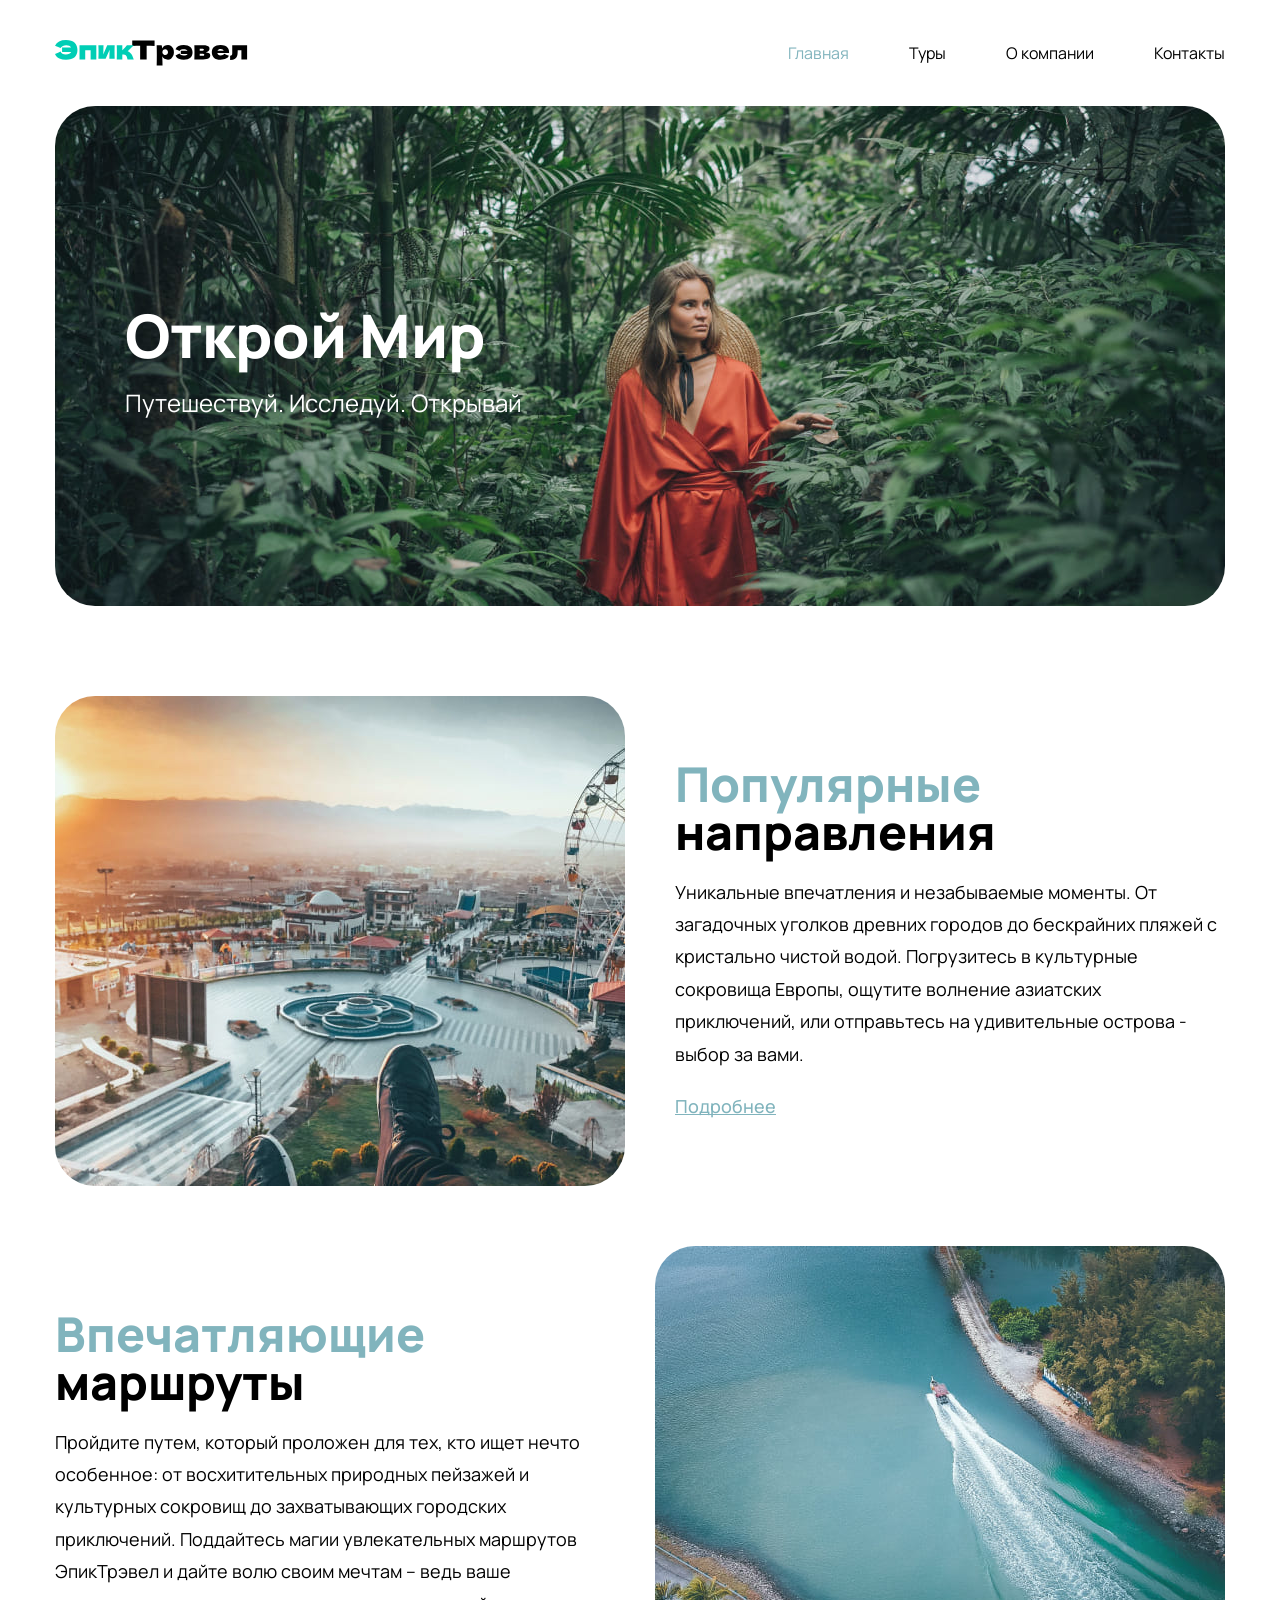
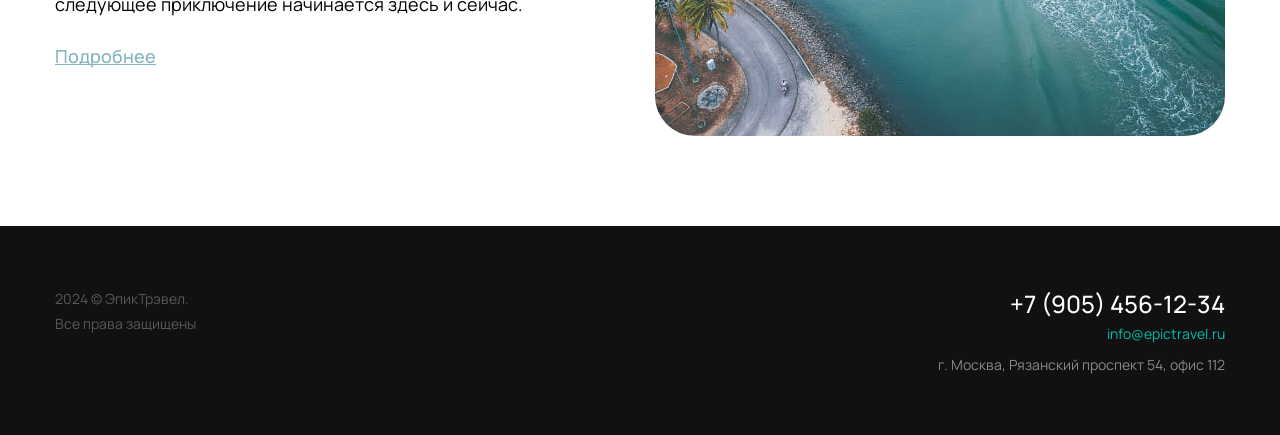
<file: index.html>
<!DOCTYPE html>
<html lang="ru">

<head>
    <meta charset="UTF-8">
    <meta name="viewport" content="width=device-width, initial-scale=1.0">
    <title>ЭпикТрэвел</title>
    <link rel="stylesheet" href="./css/reset.css">
    <link rel="stylesheet" href="./css/main.css">
    <link rel="stylesheet" href="./css/media-tablet.css">
    <link rel="stylesheet" href="./css/media-mobile.css">
    <link rel="icon" type="image/x-icon" href="./img/favicons/favicon.svg">
    <link rel="apple-touch-icon" sizes="180x180" href="./img/favicons/apple-touch-icon.png">
</head>

<body class="sticky-footer">
    <header class="header" id="header">
        <div class="container">

            <nav class="nav">
                <a href="index.html" class="logo">
                    <img src="./img/logo.svg" alt="ЭпикТрэвел">
                </a>

                <ul class="nav-list">
                    <li><a href="index.html" class="active">Главная</a></li>
                    <li><a href="tours.html">Туры</a></li>
                    <li><a href="about.html">О компании</a></li>
                    <li><a href="contacts.html">Контакты</a></li>
                </ul>

                <button class="btn-mobile-nav" id="btn-mobile-nav" type="button">
                    <img src="./img/icons/open-mobile-nav.svg" id="mobile-nav-img" alt="Open nav">
                </button>
            </nav>

        </div>
    </header>

    <section class="mobile-nav" id="mobile-nav">
        <h2 class="visually-hidden">Навигация</h2>
        <ul class="mobile-nav-list">
            <li><a href="index.html">Главная</a></li>
            <li><a href="tours.html">Туры</a></li>
            <li><a href="about.html">О компании</a></li>
            <li><a href="contacts.html">Контакты</a></li>
        </ul>
    </section>

    <main class="main-page">
        <div class="container">

            <section class="promo">
                <div class="promo-desc">
                    <h1 class="promo-title">Открой Мир</h1>
                    <p class="promo-text">Путешествуй. Исследуй. Открывай</p>
                </div>
            </section>

            <div class="main-content">
                <section class="content-row">
                    <div class="content-img">
                        <picture>
                            <source srcset="./img/main/img-01-mobile.jpg, ./img/main/img-01-mobile@2x.jpg 2x"
                                media="(max-width: 767px)">
                            <img src="./img/main/img-01.jpg" srcset="./img/main/img-01@2x.jpg 2x"
                                alt="Популярные направления">
                        </picture>
                    </div>
                    <div class="content-text">
                        <h2 class="title-1"><span>Популярные</span> направления</h2>
                        <p>Уникальные впечатления и незабываемые моменты. От загадочных уголков древних городов до
                            бескрайних пляжей с кристально
                            чистой водой. Погрузитесь в культурные сокровища Европы, ощутите волнение азиатских
                            приключений, или отправьтесь на
                            удивительные острова - выбор за вами.</p>
                        <p><a href="#!">Подробнее</a></p>
                    </div>
                </section>

                <section class="content-row content-row-reverse content-column-on-mobile">
                    <div class="content-img">
                        <picture>
                            <source srcset="./img/main/img-02-mobile.jpg, ./img/main/img-02-mobile@2x.jpg 2x"
                                media="(max-width: 767px)">
                            <img src="./img/main/img-02.jpg" srcset="./img/main/img-02@2x.jpg 2x"
                                alt="Впечатляющие маршруты">
                        </picture>
                    </div>
                    <div class="content-text">
                        <h2 class="title-1"><span>Впечатляющие</span> маршруты</h2>
                        <p>Пройдите путем, который проложен для тех, кто ищет нечто особенное: от восхитительных
                            природных пейзажей и культурных сокровищ до захватывающих городских приключений. Поддайтесь
                            магии увлекательных маршрутов ЭпикТрэвел и дайте волю своим мечтам – ведь ваше следующее
                            приключение начинается здесь и сейчас.</p>
                        <p><a href="#!">Подробнее</a></p>
                    </div>
                </section>
            </div>

        </div>
    </main>

    <footer class="footer">
        <div class="container">
            <div class="footer-row">
                <div class="footer-copyright">
                    <p>2024 © ЭпикТрэвел. <br class="desctop-only">Все права защищены</p>
                </div>

                <address class="footer-contacts">
                    <a href="tel:+79054561234" class="footer-phone">+7 (905) 456-12-34</a><br>
                    <a href="mailto:info@epictravel.ru" class="footer-email">info@epictravel.ru</a><br>
                    <p class="footer-address">г. Москва, Рязанский проспект 54, офис 112</p>
                </address>
            </div>
        </div>
    </footer>

    <script src="./js/main.js"></script>

</body>

</html>
</file>
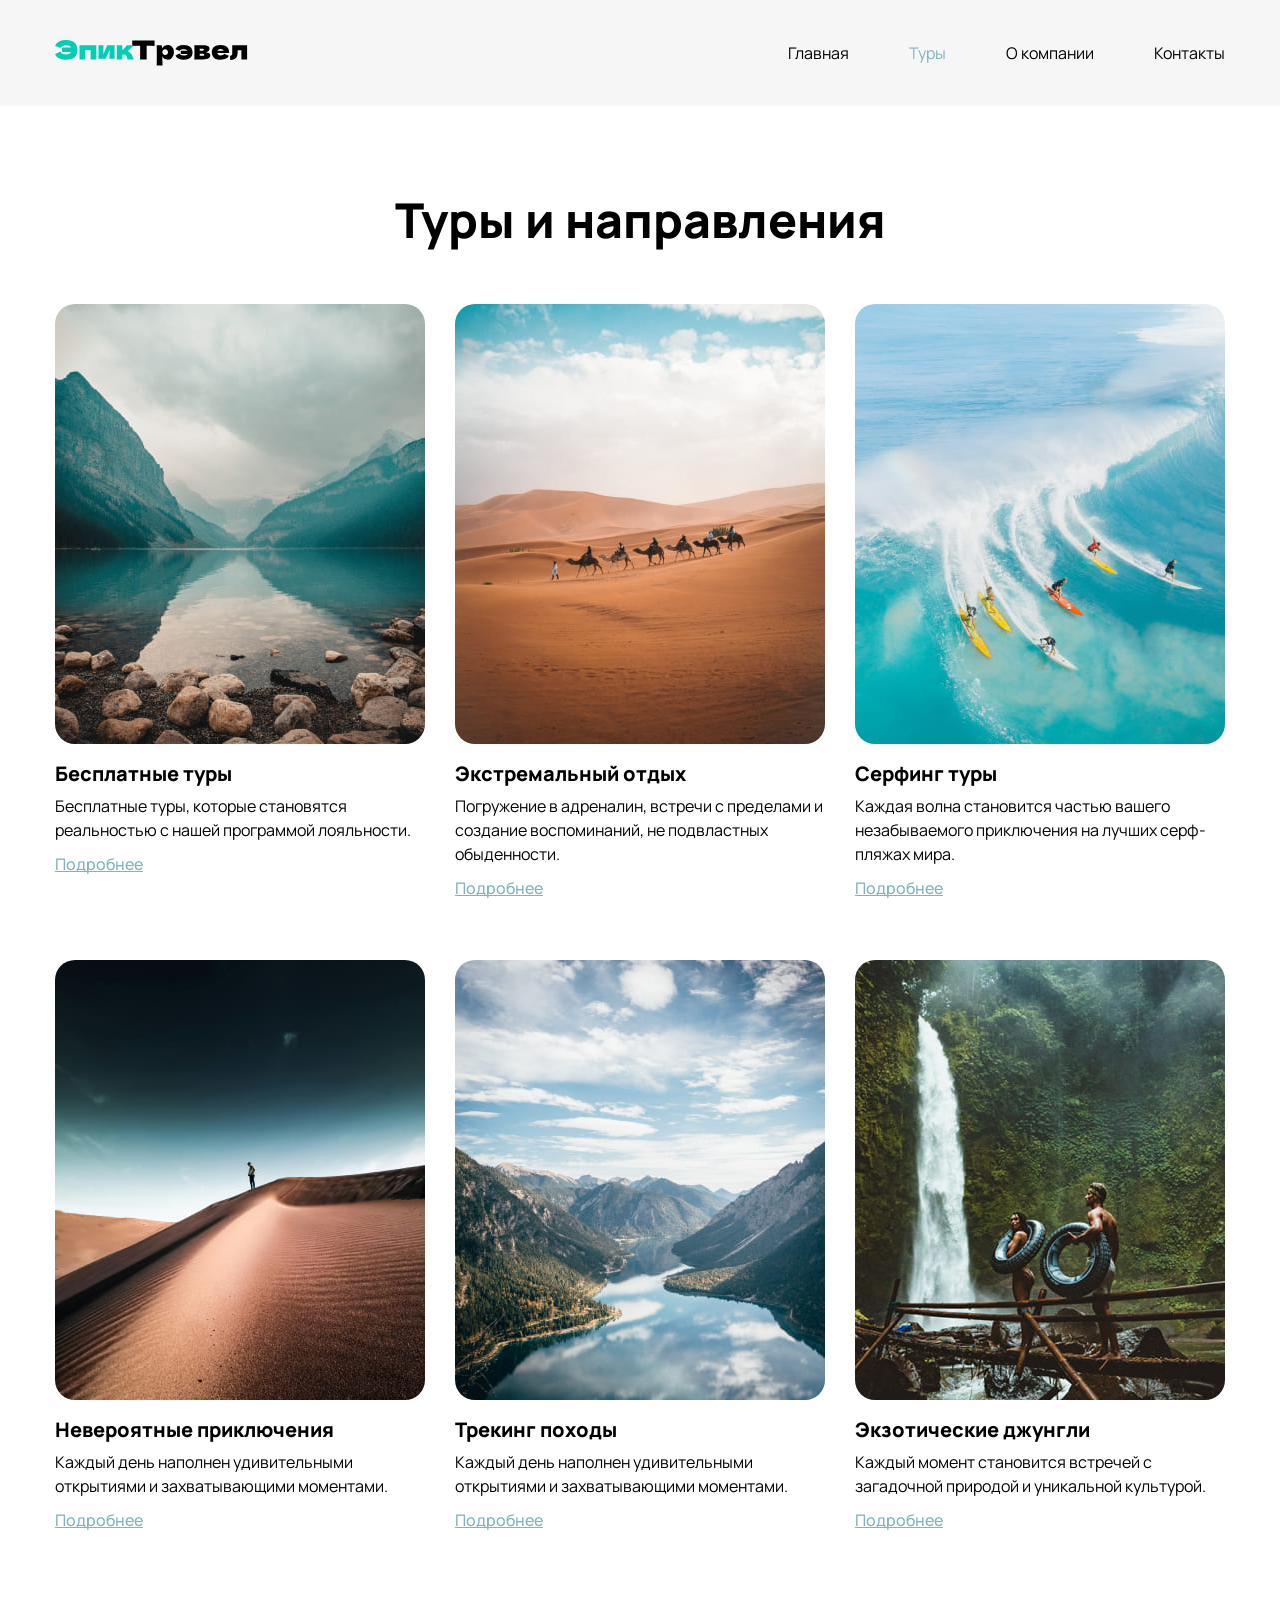
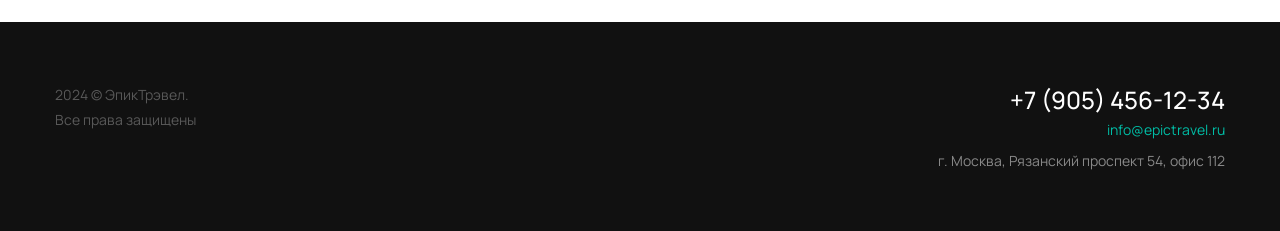
<file: tours.html>
<!DOCTYPE html>
<html lang="ru">
<head>
    <meta charset="UTF-8">
    <meta name="viewport" content="width=device-width, initial-scale=1.0">
    <title>Туры - ЭпикТравел</title>
    <link rel="stylesheet" href="./css/reset.css">
    <link rel="stylesheet" href="./css/main.css">
    <link rel="stylesheet" href="./css/media-tablet.css">
    <link rel="stylesheet" href="./css/media-mobile.css">
    <link rel="icon" type="image/x-icon" href="./img/favicons/favicon.svg">
    <link rel="apple-touch-icon" sizes="180x180" href="./img/favicons/apple-touch-icon.png">
</head>
<body class="sticky-footer">
    <header class="header header-bg" id="header">
        <div class="container">

            <nav class="nav">
                <a href="index.html">
                    <img src="./img/logo.svg" alt="ЭпикТрэвел">
                </a>

                <ul class="nav-list">
                    <li><a href="index.html">Главная</a></li>
                    <li><a href="tours.html" class="active">Туры</a></li>
                    <li><a href="about.html">О компании</a></li>
                    <li><a href="contacts.html">Контакты</a></li>
                </ul>

                <button class="btn-mobile-nav" id="btn-mobile-nav" type="button">
                    <img src="./img/icons/open-mobile-nav.svg" id="mobile-nav-img" alt="Open nav">
                </button>
            </nav>

        </div>
    </header>

    <section class="mobile-nav" id="mobile-nav">
        <h2 class="visually-hidden">Навигация</h2>
        <ul class="mobile-nav-list">
            <li><a href="index.html">Главная</a></li>
            <li><a href="tours.html">Туры</a></li>
            <li><a href="about.html">О компании</a></li>
            <li><a href="contacts.html">Контакты</a></li>
        </ul>
    </section>

    <main class="inner-page">
        <div class="container">
            <div class="inner-page-title-wrapper">
                <h1 class="title-1 text-center">Туры и направления</h1>
            </div>

            <div class="cards-wrapper">

                <article class="card">

                    <a href="#!" class="card-img">
                        <img src="./img/cards/01.jpg" srcset="./img/cards/01@2x.jpg 2x" alt="Бесплатные туры">
                    </a>

                    <div class="card-desc">
                        <h3 class="card-title">Бесплатные туры</h3>
                        <p>Бесплатные туры, которые становятся реальностью с нашей программой лояльности.</p>
                        <p><a href="#!">Подробнее</a></p>
                    </div>

                </article>

                <article class="card">
                
                    <a href="#!" class="card-img">
                        <img src="./img/cards/02.jpg" srcset="./img/cards/02@2x.jpg 2x" alt="Экстремальный отдых">
                    </a>
                
                    <div class="card-desc">
                        <h3 class="card-title">Экстремальный отдых</h3>
                        <p>Погружение в адреналин, встречи с пределами и создание воспоминаний, не подвластных обыденности.</p>
                        <p><a href="#!">Подробнее</a></p>
                    </div>
                
                </article>

                <article class="card">
                
                    <a href="#!" class="card-img">
                        <img src="./img/cards/03.jpg" srcset="./img/cards/03@2x.jpg 2x" alt="Серфинг туры">
                    </a>
                
                    <div class="card-desc">
                        <h3 class="card-title">Серфинг туры</h3>
                        <p>Каждая волна становится частью вашего незабываемого приключения на лучших серф-пляжах мира.</p>
                        <p><a href="#!">Подробнее</a></p>
                    </div>
                
                </article>

                <article class="card">
                
                    <a href="#!" class="card-img">
                        <img src="./img/cards/04.jpg" srcset="./img/cards/04@2x.jpg 2x" alt="Невероятные приключения">
                    </a>
                
                    <div class="card-desc">
                        <h3 class="card-title">Невероятные приключения</h3>
                        <p>Каждый день наполнен удивительными открытиями и захватывающими моментами.</p>
                        <p><a href="#!">Подробнее</a></p>
                    </div>
                
                </article>

                <article class="card">
                
                    <a href="#!" class="card-img">
                        <img src="./img/cards/05.jpg" srcset="./img/cards/05@2x.jpg 2x" alt="Трекинг походы">
                    </a>
                
                    <div class="card-desc">
                        <h3 class="card-title">Трекинг походы</h3>
                        <p>Каждый день наполнен удивительными открытиями и захватывающими моментами.</p>
                        <p><a href="#!">Подробнее</a></p>
                    </div>
                
                </article>

                <article class="card">
                
                    <a href="#!" class="card-img">
                        <img src="./img/cards/06.jpg" srcset="./img/cards/06@2x.jpg 2x" alt="Экзотические джунгли">
                    </a>
                
                    <div class="card-desc">
                        <h3 class="card-title">Экзотические джунгли</h3>
                        <p>Каждый момент становится встречей с загадочной природой и уникальной культурой.</p>
                        <p><a href="#!">Подробнее</a></p>
                    </div>
                
                </article>

            </div>
        </div>
    </main>

    <footer class="footer">
        <div class="container">
            <div class="footer-row">
                <div class="footer-copyright">
                    <p>2024 © ЭпикТрэвел. <br>Все права защищены</p>
                </div>

                <address class="footer-contacts">
                    <a href="tel:+79054561234" class="footer-phone">+7 (905) 456-12-34</a><br>
                    <a href="mailto:info@epictravel.ru" class="footer-email">info@epictravel.ru</a><br>
                    <p class="footer-address">г. Москва, Рязанский проспект 54, офис 112</p>
                </address>
            </div>
        </div>
    </footer>

    <script src="./js/main.js"></script>

</body>
</html>
</file>
<file: css/main.css>
@import url(https://fonts.googleapis.com/css?family=Manrope:regular,500,700,800);

body {
    font-family: 'Manrope', sans-serif;
}

.none {
    display: none !important;
}

.sticky-footer {
    min-height: 100vh;
    display: flex;
    flex-direction: column;

}

.container {
    width: 1200px;
    margin: 0 auto;
    padding: 0 15px;
}

.container.container-small {
    width: 1000px;
    margin: 0 auto;
    padding: 0 15px;
}

.title-1 {
    font-weight: 800;
    font-size: 48px;
    line-height: 1;
}

.title-1 span {
    color: #81b4bd;
}

.title-2 {
    font-weight: 700;
    font-size: 28px;
}

.title-3 {
    font-weight: 700;
    font-size: 20px;
}

.text-center {
    text-align: center;
}

.visually-hidden {
    clip: rect(0 0 0 0);
    clip-path: inset(50%);
    height: 1px;
    overflow: hidden;
    position: absolute;
    white-space: nowrap;
    width: 1px;
}

.no-scroll {
    overflow-y: hidden;
}

/* Header */

.header {
    position: relative;
    z-index: 19;
    padding: 40px 0;
}

.header-bg {
    background: #f6f6f6;
}

.header-white-bg {
    background: #fff !important;
}

/* Nav */

.logo {
    flex-shrink: 0;
}

.nav {
    display: flex;
    justify-content: space-between;
    align-items: center;
    gap: 30px;
}

.nav-list {
    display: flex;
    align-items: center;
    gap: 60px;
}

.nav-list a {
    color: #000;

    transition: color 0.2s ease-in;
}

.nav-list a.active {
    color: #81b4bd;
}

.nav-list a:hover {
    color: #00CEB5;
}

.btn-mobile-nav {
    display: none;
}

/* Mobile nav */

.mobile-nav {
    z-index: 9;
    position: fixed;
    left: 0;
    top: 0;
    width: 100%;
    height: 100vh;
    background-color: #f6f6f6;

    justify-content: center;
    align-items: center;

    display: none;
}

.mobile-nav.open {
    display: flex;
}

.mobile-nav-list {
    display: flex;
    flex-direction: column;
    align-items: center;
    gap: 30px;
}

.mobile-nav-list a {
    color: #000;
}

/* Main page */

/* Promo */

.promo {
    display: flex;
    align-items: center;
    padding-left: 70px;

    height: 500px;
    background-color: #394D42;
    background-image: url(./../img/promo/promo-bg.jpg);
    background-position: center;
    background-size: cover;
    border-radius: 40px;

    color: #fff;
}

@media (-webkit-device-pixel-ratio: 2),
(min-resolution: 192dpi) {
    .promo {
        background-image: url(./../img/promo/promo-bg@2x.jpg);
    }
}

.promo-title {
    font-weight: 800;
    font-size: 60px;
    margin-bottom: 10px;
}

.promo-text {
    font-weight: 400;
    font-size: 24px;
}

/* Main content */

.main-content {
    padding: 90px 0;
    display: flex;
    flex-direction: column;
    row-gap: 60px;
}

.content-row {
    display: flex;
    align-items: center;
    column-gap: 50px;
}

.content-row.content-row-reverse {
    flex-direction: row-reverse;
}

.content-img {
    flex-shrink: 0;
    overflow: hidden;
    border-radius: 40px;
}

.content-text {
    display: flex;
    flex-direction: column;
    row-gap: 20px;
}

.content-text p {
    font-weight: 400;
    font-size: 18px;
    line-height: 1.8;
}

.content-text a {
    font-weight: 500;
    font-size: 18px;
    text-decoration: underline;
    text-decoration-skip-ink: none;
    color: #81b4bd;
}

/* Inner page */

.inner-page {
    padding: 90px 0;
}

.inner-page-title-wrapper {
    margin-bottom: 60px;
}

/* Cards */

.cards-wrapper {
    display: flex;
    flex-wrap: wrap;
    gap: 60px 30px;
}

.card {
    width: 370px;
}

.card-img {
    display: block;
    margin-bottom: 20px;
    overflow: hidden;
    border-radius: 20px;
}

.card-desc {
    display: flex;
    flex-direction: column;
    gap: 10px;
}

.card-title {
    font-weight: 800;
    font-size: 20px;
    line-height: 1;
}

.card-desc p {
    font-size: 16px;
    line-height: 1.5;
}

.card-desc a {
    font-weight: 500;
    font-size: 16px;
    text-decoration: underline;
    text-decoration-skip-ink: none;
    color: #81b4bd;
}

/* Article */

.article-content p {
    font-weight: 400;
    font-size: 18px;
    line-height: 1.8;
}

.article-content p+p {
    margin-top: 30px;
}

.article-img {
    margin: 40px 0;
    border-radius: 20px;
    overflow: hidden;
}

/* Contacts */

.contacts-columns {
    display: flex;
    justify-content: space-between;
    align-items: flex-start;
    gap: 100px;
}

/* Form */

.form-wrapper {
    display: flex;
    flex-direction: column;
    gap: 20px;

    padding: 30px;
    width: 600px;

    background: #fff;
    border-radius: 10px;
    box-shadow: 0 5px 25px 0 rgba(211, 211, 211, 0.5);
}

.form-group {
    display: flex;
    flex-direction: column;
    gap: 10px;
}

.inputs-wrapper {
    display: flex;
    flex-wrap: wrap;
    gap: 10px;
}

.input {
    width: 100%;
    padding: 14px 20px;
    height: 50px;

    border: 1px solid #b5dee5;
    border-radius: 2px;
    background: #eff9fb;

    font-weight: 500;
    font-size: 16px;
    color: #36727d;
}

.input::placeholder {
    font-weight: 500;
    font-size: 16px;
    color: #9eccd4;
}

.input.input-50 {
    flex: 1;
}

.radio-list,
.checkbox-list {
    display: flex;
    flex-direction: column;
    gap: 20px;
}

.radio-list label,
.checkbox-list label {
    display: flex;
    align-items: center;
    gap: 15px;
}

.radio-list label input,
.checkbox-list label input {
    flex-shrink: 0;
}

.submit-btn {
    align-self: flex-start;

    padding: 12px 36px 13px;
    height: 50px;
    border-radius: 6px;
    background: #81b4bd;
    box-shadow: 0 8px 20px 0 rgba(129, 180, 189, 0.35);

    font-weight: 800;
    font-size: 18px;
    text-align: center;
    color: #fff;

    transition: all 0.2s ease-in;
}

.submit-btn:hover {
    opacity: 0.8;
}

.submit-btn:active {
    opacity: 1;
    background: #639098;
}

/* Custom radio buttons*/

.fake-radio {
    flex-shrink: 0;
    position: relative;

    width: 20px;
    height: 20px;

    border-radius: 20px;
    border-radius: 1px solid #B5DEE5;
    background: #EFF9FB;
}

.fake-radio::after {
    content: "";
    position: absolute;
    left: 50%;
    top: 50%;
    transform: translate(-50%, -50%) scale(0);

    width: 12px;
    height: 12px;
    border-radius: 12px;
    background-color: #37B6CC;

    transition: all 0.2s ease-in;
}

.real-radio:checked+.fake-radio::after {
    transform: translate(-50%, -50%) scale(1);
}

/* Custom checkboxes */

.fake-checkbox {
    position: relative;

    width: 20px;
    height: 20px;
    flex-shrink: 0;

    border: 1px solid #b5dee5;
    background: #eff9fb;
}

.fake-checkbox::after {
    content: "";

    position: absolute;
    left: 50%;
    top: 50%;
    transform: translate(-50%, -50%) scale(0);
    transition: all 0.2s ease-in;

    width: 14px;
    height: 10px;

    background-image: url(./../img/icons/tick.svg);
    background-repeat: no-repeat;
    background-position: center;
}

.real-checkbox:checked + .fake-checkbox::after {
    transform: translate(-50%, -50%) scale(1); 
}

/* Address */

.address-wrapper {
    display: flex;
    flex-direction: column;
    gap: 60px;
}

.address-item {
    display: flex;
    flex-direction: column;
    gap: 20px;
}

.address-list {
    display: flex;
    flex-direction: column;
    gap: 20px;
}

.address-list li {
    display: flex;
    align-items: center;
    gap: 10px;
}

/* Footer */

.footer {
    margin-top: auto;

    padding: 60px 0;
    background: #111;
    color: #fff;
}

.footer-row {
    display: flex;
    justify-content: space-between;
    align-items: flex-start;
    gap: 30px;
}

.footer-copyright {
    font-size: 14px;
    line-height: 1.8;
    color: rgba(255, 255, 255, 0.3);
}

.footer-contacts {
    text-align: right;
}

.footer-phone {
    font-weight: 500;
    font-size: 24px;
    line-height: 1.5;
    color: #fff;
}

.footer-email {
    display: inline-block;
    margin-bottom: 10px;

    font-size: 14px;
    line-height: 1.5;
    color: #00bda6;
}

.footer-address {
    font-size: 14px;
    line-height: 1.5;
    color: rgba(255, 255, 255, 0.5);
}
</file>
<file: css/media-tablet.css>
/* Tablet */

@media (max-width: 1199px) {
    .desctop-only {
        display: none !important;
    }

    .container {
        width: 768px;
    }

    .title-1 {
        font-size: 38px;
    }

    .nav-list {
        gap: 30px;
    }

    .promo {

        padding-left: 20px;
        height: 350px;
        border-radius: 20px;
    }

    .promo-title {
        font-size: 40px;
        margin-bottom: 0px;
    }

    .promo-text {
        font-size: 18px;
    }

    .main-content {
        padding: 60px 0;
    }

    .content-row {
        align-items: flex-start;
        column-gap: 30px;
    }

    .content-img {
        border-radius: 20px;
    }

    .content-img,
    .content-text {
        flex: 1;
    }

    .content-text {
        row-gap: 10px;
    }

    .content-text p {
        font-size: 14px;
    }

    .content-text a {
        font-size: 14px;
    }

    .footer {
        padding: 40px 0;
    }

    .footer-row {
        display: flex;
        flex-direction: column-reverse;
        justify-content: flex-start;
        align-items: flex-start;
        gap: 30px;
    }

    .footer-contacts {
        text-align: left;
    }

    /* Inner page */

    .inner-page {
        padding: 60px 0;
    }

    .inner-page-title-wrapper {
        margin-bottom: 40px;
    }

    /* Cards */

    .cards-wrapper {
        row-gap: 40px;
    }

    .card {
        width: 354px;
    }

    .card-desc p {
        font-size: 16px;
    }

    .card-desc a {
        font-size: 16px;
    }
}
</file>
<file: css/media-mobile.css>
/* Mobile */

@media (max-width: 767px) {
    .desctop-only {
        display: none !important;
    }

    .container {
        width: 320px;
    }

    .title-1 {
        font-size: 28px;
    }

    .nav-list {
        display: none;
    }

    .btn-mobile-nav {
        display: block;
    }

    .promo {
        justify-content: center;
        align-items: flex-start;
        padding-top: 40px;
        padding-left: 0px;
        text-align: center;
    }

    .promo-title {
        font-size: 34px;
    }

    .promo-text {
        font-size: 14px;
    }

    .main-content {
        padding: 40px 0;
        gap: 40px;
    }

    .content-row {
        flex-direction: column;
        row-gap: 20px;
    }

    .content-img {
        flex-basis: 120px;
    }

    .content-column-on-mobile {
        flex-direction: column !important;
    }

    /* Inner page */

    .inner-page {
        padding: 40px 0;
    }

    /* Cards */

    .cards-wrapper {
        row-gap: 20px;
    }

    .card {
        width: 290px;
    }

    .card-desc p {
        font-size: 14px;
    }

    .card-desc a {
        font-size: 14px;
    }
}
</file>
